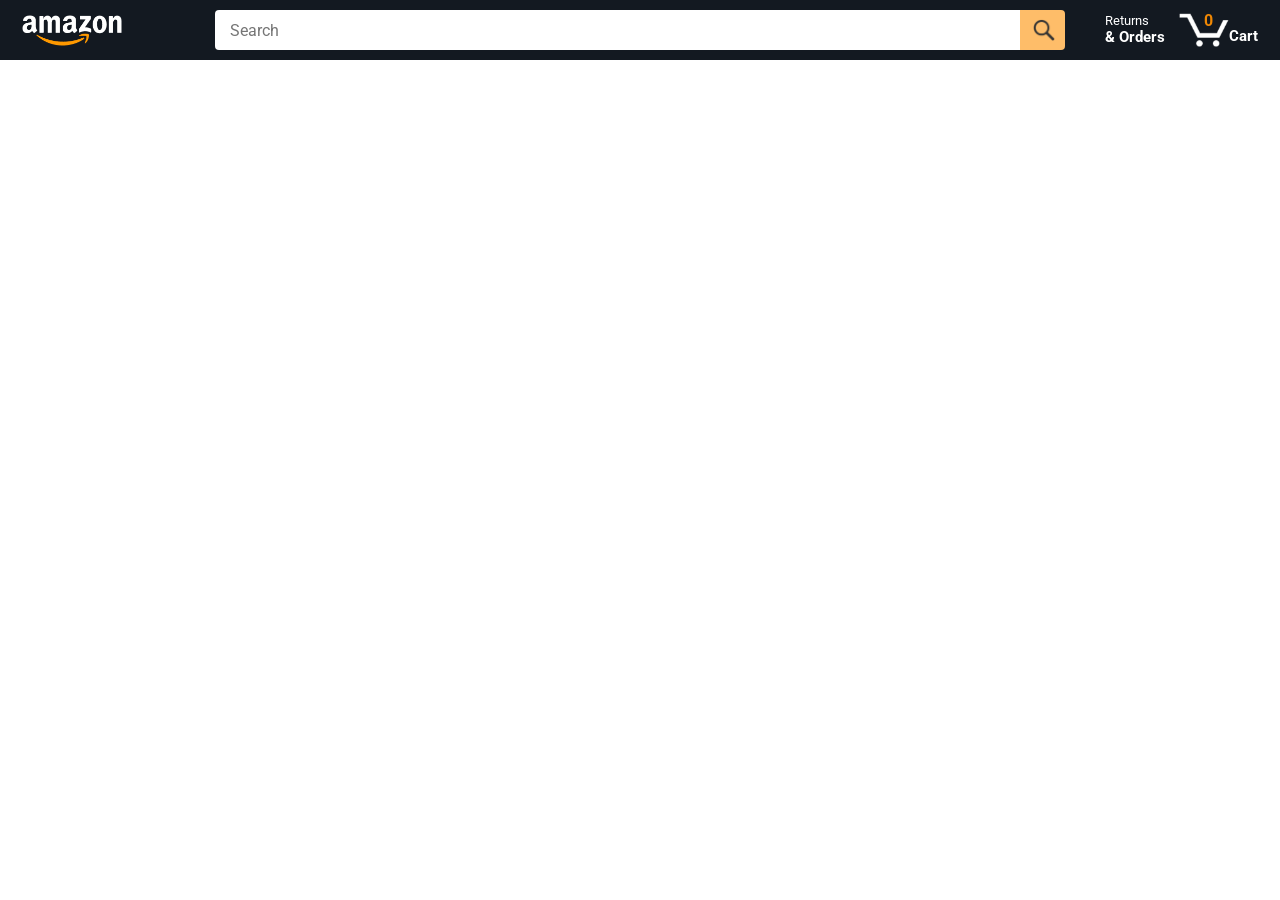
<file: index.html>
<!DOCTYPE html>
<html>
  <head>
    <title>Amazon Project</title>

    <!-- This code is needed for responsive design to work.
      (Responsive design = make the website look good on
      smaller screen sizes like a phone or a tablet). -->
    <meta name="viewport" content="width=device-width, initial-scale=1">

    <!-- Load a font called Roboto from Google Fonts. -->
    <link rel="preconnect" href="https://fonts.googleapis.com">
    <link rel="preconnect" href="https://fonts.gstatic.com" crossorigin>
    <link href="https://fonts.googleapis.com/css2?family=Roboto:wght@400;500;700&display=swap" rel="stylesheet">

    <!-- Here are the CSS files for this page. -->
    <link rel="stylesheet" href="styles/shared/general.css">
    <link rel="stylesheet" href="styles/shared/amazon-header.css">
    <link rel="stylesheet" href="styles/pages/amazon.css">
  </head>
  <body>
    <div class="amazon-header">
      <div class="amazon-header-left-section">
        <a href="index.html" class="header-link">
          <img class="amazon-logo"
            src="images/amazon-logo-white.png">
          <img class="amazon-mobile-logo"
            src="images/amazon-mobile-logo-white.png">
        </a>
      </div>

      <div class="amazon-header-middle-section">
        <input class="search-bar" type="text" placeholder="Search">

        <button class="search-button">
          <img class="search-icon" src="images/icons/search-icon.png">
        </button>
      </div>

      <div class="amazon-header-right-section">
        <a class="orders-link header-link" href="orders.html">
          <span class="returns-text">Returns</span>
          <span class="orders-text">& Orders</span>
        </a>

        <a class="cart-link header-link" href="checkout.html">
          <img class="cart-icon" src="images/icons/cart-icon.png">
          <div class="cart-quantity js-cart-quantity">0</div>
          <div class="cart-text">Cart</div>
        </a>
      </div>
    </div>
    S
    <div class="main">
      <div class="products-grid  js-product-grid"> 
      </div>
    </div>
  
  
    <script  type="module" src="scipts/amazon.js"></script>
  </body>
</html>
</file>
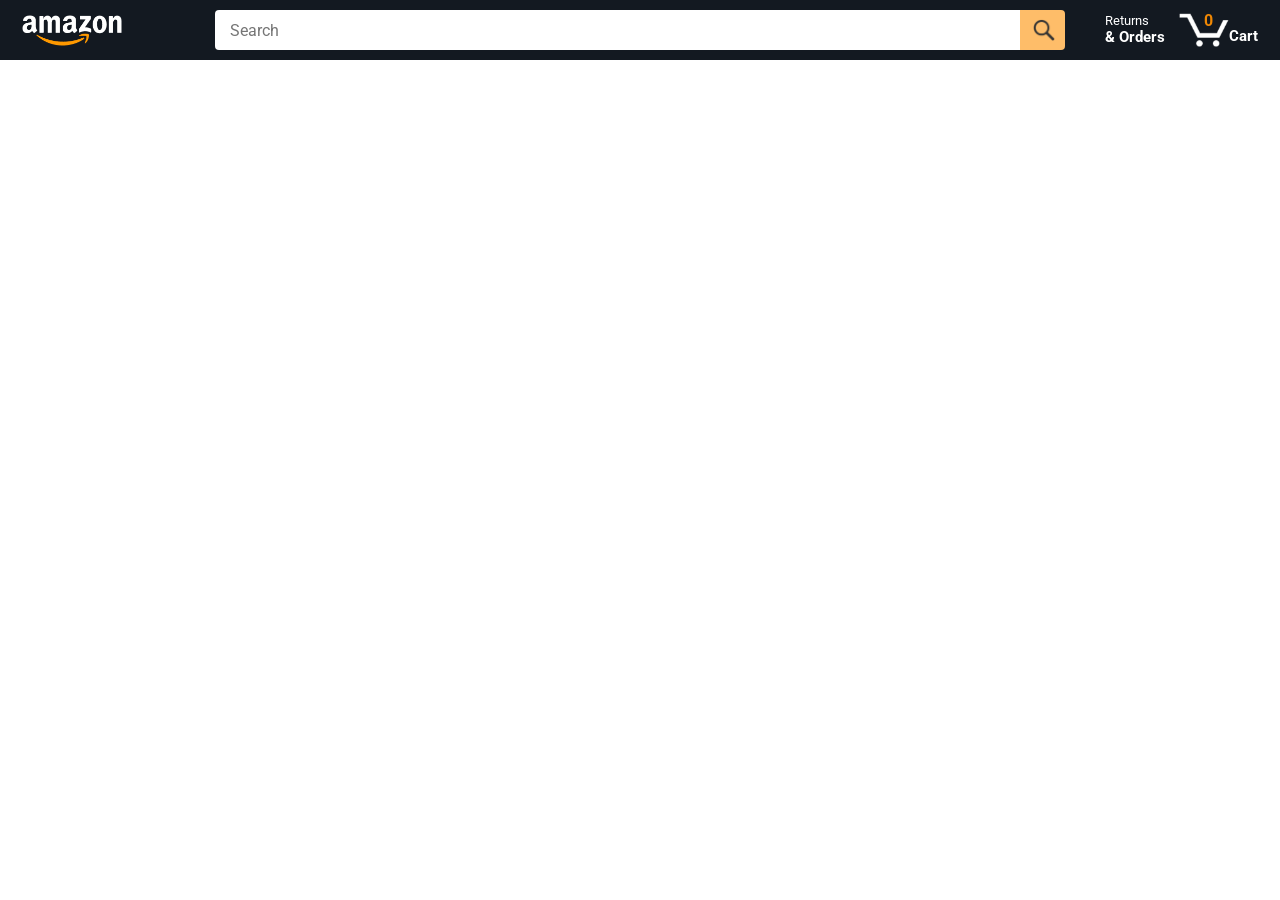
<file: amazon.html>
<!DOCTYPE html>
<html>
  <head>
    <title>Amazon Project</title>

    <!-- This code is needed for responsive design to work.
      (Responsive design = make the website look good on
      smaller screen sizes like a phone or a tablet). -->
    <meta name="viewport" content="width=device-width, initial-scale=1">

    <!-- Load a font called Roboto from Google Fonts. -->
    <link rel="preconnect" href="https://fonts.googleapis.com">
    <link rel="preconnect" href="https://fonts.gstatic.com" crossorigin>
    <link href="https://fonts.googleapis.com/css2?family=Roboto:wght@400;500;700&display=swap" rel="stylesheet">

    <!-- Here are the CSS files for this page. -->
    <link rel="stylesheet" href="styles/shared/general.css">
    <link rel="stylesheet" href="styles/shared/amazon-header.css">
    <link rel="stylesheet" href="styles/pages/amazon.css">
  </head>
  <body>
    <div class="amazon-header">
      <div class="amazon-header-left-section">
        <a href="amazon.html" class="header-link">
          <img class="amazon-logo"
            src="images/amazon-logo-white.png">
          <img class="amazon-mobile-logo"
            src="images/amazon-mobile-logo-white.png">
        </a>
      </div>

      <div class="amazon-header-middle-section">
        <input class="search-bar" type="text" placeholder="Search">

        <button class="search-button">
          <img class="search-icon" src="images/icons/search-icon.png">
        </button>
      </div>

      <div class="amazon-header-right-section">
        <a class="orders-link header-link" href="orders.html">
          <span class="returns-text">Returns</span>
          <span class="orders-text">& Orders</span>
        </a>

        <a class="cart-link header-link" href="checkout.html">
          <img class="cart-icon" src="images/icons/cart-icon.png">
          <div class="cart-quantity js-cart-quantity">0</div>
          <div class="cart-text">Cart</div>
        </a>
      </div>
    </div>
    S
    <div class="main">
      <div class="products-grid  js-product-grid"> 
      </div>
    </div>
  
  
    <script  type="module" src="scipts/amazon.js"></script>
  </body>
</html>
</file>
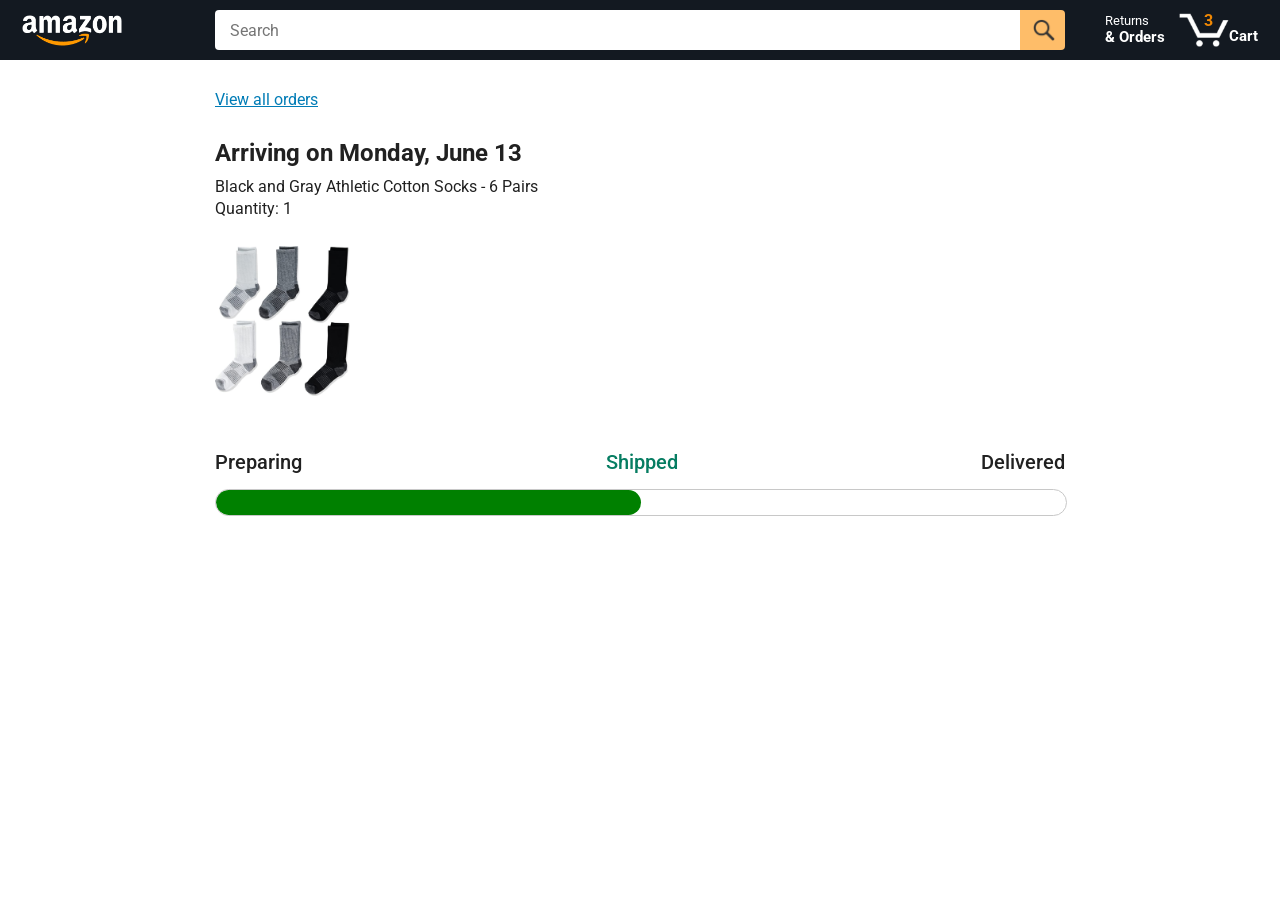
<file: tracking.html>
<!DOCTYPE html>
<html>
  <head>
    <title>Tracking</title>

    <!-- This code is needed for responsive design to work.
      (Responsive design = make the website look good on
      smaller screen sizes like a phone or a tablet). -->
    <meta name="viewport" content="width=device-width, initial-scale=1">

    <!-- Load a font called Roboto from Google Fonts. -->
    <link rel="preconnect" href="https://fonts.googleapis.com">
    <link rel="preconnect" href="https://fonts.gstatic.com" crossorigin>
    <link href="https://fonts.googleapis.com/css2?family=Roboto:wght@400;500;700&display=swap" rel="stylesheet">

    <!-- Here are the CSS files for this page. -->
    <link rel="stylesheet" href="styles/shared/general.css">
    <link rel="stylesheet" href="styles/shared/amazon-header.css">
    <link rel="stylesheet" href="styles/pages/tracking.css">
  </head>
  <body>
    <div class="amazon-header">
      <div class="amazon-header-left-section">
        <a href="index.html" class="header-link">
          <img class="amazon-logo"
            src="images/amazon-logo-white.png">
          <img class="amazon-mobile-logo"
            src="images/amazon-mobile-logo-white.png">
        </a>
      </div>

      <div class="amazon-header-middle-section">
        <input class="search-bar" type="text" placeholder="Search">

        <button class="search-button">
          <img class="search-icon" src="images/icons/search-icon.png">
        </button>
      </div>

      <div class="amazon-header-right-section">
        <a class="orders-link header-link" href="orders.html">
          <span class="returns-text">Returns</span>
          <span class="orders-text">& Orders</span>
        </a>

        <a class="cart-link header-link" href="checkout.html">
          <img class="cart-icon" src="images/icons/cart-icon.png">
          <div class="cart-quantity">3</div>
          <div class="cart-text">Cart</div>
        </a>
      </div>
    </div>

    <div class="main">
      <div class="order-tracking">
        <a class="back-to-orders-link link-primary" href="orders.html">
          View all orders
        </a>

        <div class="delivery-date">
          Arriving on Monday, June 13
        </div>

        <div class="product-info">
          Black and Gray Athletic Cotton Socks - 6 Pairs
        </div>

        <div class="product-info">
          Quantity: 1
        </div>

        <img class="product-image" src="images/products/athletic-cotton-socks-6-pairs.jpg">

        <div class="progress-labels-container">
          <div class="progress-label">
            Preparing
          </div>
          <div class="progress-label current-status">
            Shipped
          </div>
          <div class="progress-label">
            Delivered
          </div>
        </div>

        <div class="progress-bar-container">
          <div class="progress-bar"></div>
        </div>
      </div>
    </div>
  </body>
</html>
</file>
<file: styles/shared/general.css>
body {
  font-family: Roboto, Arial;
  color: rgb(33, 33, 33);
  /* The <body> element has a default margin of 8px
     on all sides. This removes the default margins. */
  margin: 0;
}

/* <p> elements have a default margin on the top
   and bottom. This removes the default margins. */
p {
  margin: 0;
}

button {
  cursor: pointer;
}

select {
  cursor: pointer;
}

input, select, button {
  font-family: Roboto, Arial;
}

.button-primary {
  color: rgb(33, 33, 33);
  background-color: rgb(255, 216, 20);
  border: 1px solid rgb(252, 210, 0);
  border-radius: 8px;
  cursor: pointer;
  box-shadow: 0 2px 5px rgba(213, 217, 217, 0.5);
}

.button-primary:hover {
  background-color: rgb(247, 202, 0);
  border: 1px solid rgb(242, 194, 0);
}

.button-primary:active {
  background: rgb(255, 216, 20);
  border-color: rgb(252, 210, 0);
  box-shadow: none;
}

.button-secondary {
  color: rgb(33, 33, 33);
  background: white;
  border: 1px solid rgb(213, 217, 217);
  border-radius: 8px;
  cursor: pointer;
  box-shadow: 0 2px 5px rgba(213, 217, 217, 0.5);
}

.button-secondary:hover {
  background-color: rgb(247, 250, 250);
}

.button-secondary:active {
  background-color: rgb(237, 253, 255);
  box-shadow: none;
}

/* These styles will limit text to 2 lines. Anything
   beyond 2 lines will be replaced with "..."
   You can find this code by using an A.I. tool or by
   searching in Google.
   https://css-tricks.com/almanac/properties/l/line-clamp/ */
.limit-text-to-2-lines {
  display: -webkit-box;
  -webkit-line-clamp: 2;
  -webkit-box-orient: vertical;
  overflow: hidden;
}

.link-primary {
  color: rgb(1, 124, 182);
  cursor: pointer;
}

.link-primary:hover {
  color: rgb(196, 80, 0);
}

/* Styles for dropdown selectors. */
select {
  color: rgb(33, 33, 33);
  background-color: rgb(240, 240, 240);
  border: 1px solid rgb(213, 217, 217);
  border-radius: 8px;
  padding: 3px 5px;
  font-size: 15px;
  cursor: pointer;
  box-shadow: 0 2px 5px rgba(213, 217, 217, 0.5);
}

select:focus,
input:focus {
  outline: 2px solid rgb(255, 153, 0);
}
</file>
<file: styles/shared/amazon-header.css>
.amazon-header {
  background-color: rgb(19, 25, 33);
  color: white;
  padding-left: 15px;
  padding-right: 15px;

  display: flex;
  align-items: center;
  justify-content: space-between;

  position: fixed;
  top: 0;
  left: 0;
  right: 0;
  height: 60px;
}

.amazon-header-left-section {
  width: 180px;
}

@media (max-width: 800px) {
  .amazon-header-left-section {
    width: unset;
  }
}

.header-link {
  display: inline-block;
  padding: 6px;
  border-radius: 2px;
  cursor: pointer;
  text-decoration: none;
  border: 1px solid rgba(0, 0, 0, 0);
}

.header-link:hover {
  border: 1px solid white;
}

.amazon-logo {
  width: 100px;
  margin-top: 5px;
}

.amazon-mobile-logo {
  display: none;
}

@media (max-width: 575px) {
  .amazon-logo {
    display: none;
  }

  .amazon-mobile-logo {
    display: block;
    height: 35px;
    margin-top: 5px;
  }
}

.amazon-header-middle-section {
  flex: 1;
  max-width: 850px;
  margin-left: 10px;
  margin-right: 10px;
  display: flex;
}

.search-bar {
  flex: 1;
  width: 0;
  font-size: 16px;
  height: 38px;
  padding-left: 15px;
  border: none;
  border-top-left-radius: 4px;
  border-bottom-left-radius: 4px;
  border-top-right-radius: 0;
  border-bottom-right-radius: 0;
}

.search-button {
  background-color: rgb(254, 189, 105);
  border: none;
  width: 45px;
  height: 40px;
  border-top-right-radius: 4px;
  border-bottom-right-radius: 4px;
  flex-shrink: 0;
}

.search-icon {
  height: 22px;
  margin-left: 2px;
  margin-top: 3px;
}

.amazon-header-right-section {
  width: 180px;
  flex-shrink: 0;
  display: flex;
  justify-content: end;
}

.orders-link {
  color: white;
}

.returns-text {
  display: block;
  font-size: 13px;
}

.orders-text {
  display: block;
  font-size: 15px;
  font-weight: 700;
}

.cart-link {
  color: white;
  display: flex;
  align-items: center;
  position: relative;
}

.cart-icon {
  width: 50px;
}

.cart-text {
  margin-top: 12px;
  font-size: 15px;
  font-weight: 700;
}

.cart-quantity {
  color: rgb(240, 136, 4);
  font-size: 16px;
  font-weight: 700;

  position: absolute;
  top: 4px;
  left: 22px;
  
  width: 26px;
  text-align: center;
}
</file>
<file: styles/pages/amazon.css>
.main {
  margin-top: 60px;
}

.products-grid {
  display: grid;

  /* - In CSS Grid, 1fr means a column will take up the
       remaining space in the grid.
     - If we write 1fr 1fr ... 1fr; 8 times, this will
       divide the grid into 8 columns, each taking up an
       equal amount of the space.
     - repeat(8, 1fr); is a shortcut for repeating "1fr"
       8 times (instead of typing out "1fr" 8 times).
       repeat(...) is a special property that works with
       display: grid; */
  grid-template-columns: repeat(8, 1fr);
}

/* @media is used to create responsive design (making the
   website look good on any screen size). This @media
   means when the screen width is 2000px or less, we
   will divide the grid into 7 columns instead of 8. */
@media (max-width: 2000px) {
  .products-grid {
    grid-template-columns: repeat(7, 1fr);
  }
}

/* This @media means when the screen width is 1600px or
   less, we will divide the grid into 6 columns. */
@media (max-width: 1600px) {
  .products-grid {
    grid-template-columns: repeat(6, 1fr);
  }
}

@media (max-width: 1300px) {
  .products-grid {
    grid-template-columns: repeat(5, 1fr);
  }
}

@media (max-width: 1000px) {
  .products-grid {
    grid-template-columns: repeat(4, 1fr);
  }
}

@media (max-width: 800px) {
  .products-grid {
    grid-template-columns: repeat(3, 1fr);
  }
}

@media (max-width: 575px) {
  .products-grid {
    grid-template-columns: repeat(2, 1fr);
  }
}

@media (max-width: 450px) {
  .products-grid {
    grid-template-columns: 1fr;
  }
}

.product-container {
  padding-top: 40px;
  padding-bottom: 25px;
  padding-left: 25px;
  padding-right: 25px;

  border-right: 1px solid rgb(231, 231, 231);
  border-bottom: 1px solid rgb(231, 231, 231);

  display: flex;
  flex-direction: column;
}

.product-image-container {
  display: flex;
  justify-content: center;
  align-items: center;

  height: 180px;
  margin-bottom: 20px;
}

.product-image {
  /* Images will overflow their container by default. To
    prevent this, we set max-width and max-height to 100%
    so they stay inside their container. */
  max-width: 100%;
  max-height: 100%;
}

.product-name {
  height: 40px;
  margin-bottom: 5px;
}

.product-rating-container {
  display: flex;
  align-items: center;
  margin-bottom: 10px;
}

.product-rating-stars {
  width: 100px;
  margin-right: 6px;
}

.product-rating-count {
  color: rgb(1, 124, 182);
  cursor: pointer;
  margin-top: 3px;
}

.product-price {
  font-weight: 700;
  margin-bottom: 10px;
}

.product-quantity-container {
  margin-bottom: 17px;
}

.product-spacer {
  flex: 1;
}

.added-to-cart {
  color: rgb(6, 125, 98);
  font-size: 16px;

  display: flex;
  align-items: center;
  margin-bottom: 8px;

  /* At first, the "Added to cart" message will
     be invisible. Use JavaScript to change the
     opacity and make it visible. */
  opacity: 0;
}

.added-to-cart img {
  height: 20px;
  margin-right: 6px;
}

.add-to-cart-button {
  width: 100%;
  padding: 9px;
  border-radius: 50px;
}
</file>
<file: styles/pages/tracking.css>
.main {
  max-width: 850px;
  margin-top: 90px;
  margin-bottom: 100px;
  padding-left: 30px;
  padding-right: 30px;

  /* margin-left: auto;
     margin-right auto;
     Is a trick for centering an element horizontally
     without needing a container. */
  margin-left: auto;
  margin-right: auto;
}

.back-to-orders-link {
  display: inline-block;
  margin-bottom: 30px;
}

.delivery-date {
  font-size: 24px;
  font-weight: 700;
  margin-bottom: 10px;
}

.product-info {
  margin-bottom: 3px;
}

.product-image {
  max-width: 150px;
  max-height: 150px;
  margin-top: 25px;
  margin-bottom: 50px;
}

.progress-labels-container {
  display: flex;
  justify-content: space-between;
  font-size: 20px;
  font-weight: 500;
  margin-bottom: 15px;
}

.current-status {
  color: rgb(6, 125, 98);
}

@media (max-width: 575px) {
  .progress-labels-container {
    font-size: 16px;
  }
}

@media (max-width: 450px) {
  .progress-labels-container {
    flex-direction: column;
    margin-bottom: 5px;
  }

  .progress-label {
    margin-bottom: 3px;
  }
}

.progress-bar-container {
  height: 25px;
  width: 100%;

  border: 1px solid rgb(200, 200, 200);
  border-radius: 50px;
  overflow: hidden;
}

.progress-bar {
  height: 100%;
  background-color: green;
  border-radius: 50px;
  width: 50%;
}
</file>
